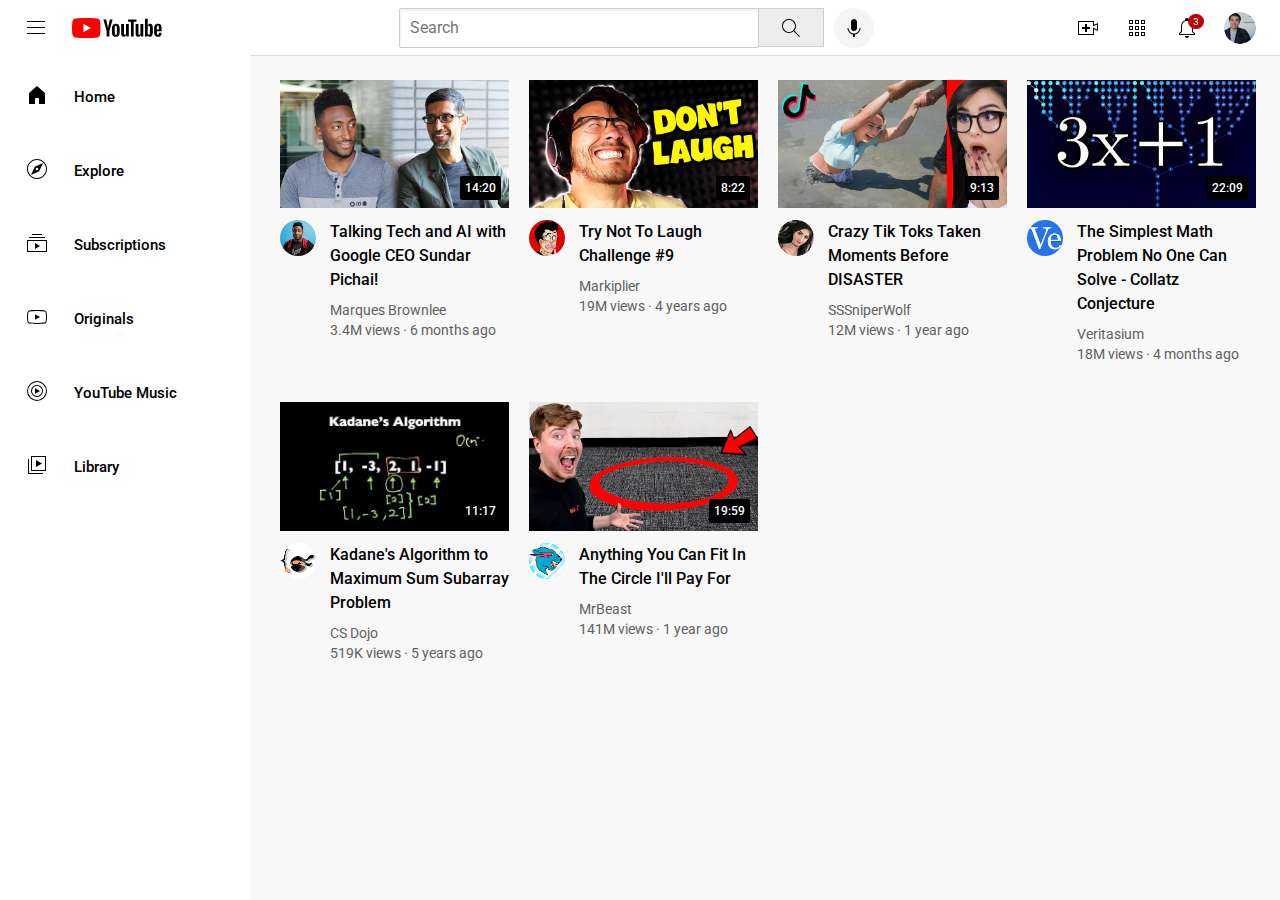
<file: index.html>
<!DOCTYPE html>
<html>
    <head>
        <title>YouTube.com CLone</title>
        <link rel="preconnect" href="https://fonts.googleapis.com">
        <link rel="preconnect" href="https://fonts.gstatic.com" crossorigin>
        <link href="https://fonts.googleapis.com/css2?family=Roboto:wght@400;500;700&display=swap" rel="stylesheet">

        <link rel="stylesheet" href="style/general.css">
        <link rel="stylesheet" href="style/header.css">
        <link rel="stylesheet" href="style/video.css">
        <link rel="stylesheet" href="style/sidebar.css">
    </head>
    <body>
        <header class="header"> <!--HEADER-->
            <div class="left-section">
                <img class="humburger-menu" src="icoms/hamburger-menu.svg">
                <img class="youtube-logo" src="icoms/youtube-logo.svg">
            </div>
            <div class="middle-section">
                <input class="search-bar" type="text" placeholder="Search">
             <button class="search-button">
                <img class="search-icon" src="icoms/search.svg">
                <div class="tooltip">Search</div>
             </button>
             <button class="voice-button">
                <img class="voice-icon" src="icoms/voice-search-icon.svg">
                <div class="tooltip">Search with your voice</div>
             </button>
            </div>
            <div class="right-section">
                <div class="upload-icon-container">
                    <img class="upload-icon" src="icoms/upload.svg">
                    <div class="tooltip">Create</div>
                </div>
                <div class="youtube-apps-container">
                    <img class="youtube-apps-icon" src="icoms/youtube-apps.svg">
                    <div class="tooltip">YouTube apps</div>
                </div>
                <div class="notifications-box">
                    <img class="notifications-icon" src="icoms/notifications.svg">
                    <div class="notifications-numbers">
                        3
                    </div>
                    <div class="tooltip">Notifications</div>
                </div>
                <img class="current-user-picture" src="channel-pic/my-channel.jpeg">
            </div>
        </header>

        <nav class="Sidebar">
            <div class="sidebar-link">
                <img src="icoms/home.svg">
                <div>Home</div>
            </div>
            <div class="sidebar-link">
                <img src="icoms/explore.svg">
                <div>Explore</div>
            </div>
            <div class="sidebar-link">
                <img src="icoms/subscriptions.svg">
                <div>Subscriptions</div>
            </div>
            <div class="sidebar-link">
                <img src="icoms/originals.svg">
                <div>Originals</div>
            </div>
            <div class="sidebar-link">
                <img src="icoms/youtube-music.svg">
                <div>YouTube Music</div>
            </div>
            <div class="sidebar-link">
                <img src="icoms/library.svg">
                <div>Library</div>
            </div>
        </nav>

        <main><!--MAIN PART-->
            <section class="video-grid">
                <div class="video-preview">
                    <div class="thumbnail-row">
                        <a href="https://youtu.be/n2RNcPRtAiY?si=keP1Dikv-14I1-va" target="_blank">
                            <img class="thumbnail" src="thumbnails/thumbnail-1.webp">
                        </a>
                        <div class="youtube-video-time">
                            14:20
                        </div>
                    </div>
                    <div class="video-info-grid">
                            <div class="channel-cons">
                                <img class="profile-pic" src="channel-pic/channel-1.jpeg">
                                <div class="profile-link">
                                    <img class="profile-pic" src="channel-pic/channel-1.jpeg">
                                    <div>
                                        <p class="profile-name">Marques Brownlee</p>
                                        <p class="profile-subs">15M subcribers</p>
                                    </div>
                                </div>
                            </div>
                        <div class="video-info">
                            <p class="video-title">
                                Talking Tech and AI with Google CEO Sundar Pichai!
                            </p>
                            <p class="video-author">
                                Marques Brownlee
                            </p>
                            <p class="video-stats">
                                3.4M views · 6 months ago
                            </p>
                        </div>
                    </div>
                </div>
        
                <div class="video-preview">
                    <div class="thumbnail-row">
                        <a href="https://youtu.be/mP0RAo9SKZk?si=vDCCfLQD-DN8PM_a" target="_blank">
                            <img class="thumbnail" src="thumbnails/thumbnail-2.webp">
                        </a>
                        <div class="youtube-video-time">
                            8:22
                        </div>
                    </div>
                    <div class="video-info-grid">
                            <div class="channel-cons">
                                <img class="profile-pic" src="channel-pic/channel-2.jpeg">
                                <div class="profile-link">
                                    <img class="profile-pic" src="channel-pic/channel-2.jpeg">
                                    <div>
                                        <p class="profile-name">Markiplier</p>
                                        <p class="profile-subs">36.5M subcribers</p>
                                    </div>
                                </div>
                            </div>
                        <div class="video-stats2">
                            <p class="video-title">
                                Try Not To Laugh Challenge #9
                            </p>
                            <p class="video-author">
                                Markiplier
                            </p>
                            <p class="video-stats">
                                19M views · 4 years ago
                            </p>
                        </div>
                    </div>
                </div>
        
                <div class="video-preview">
                    <div class="thumbnail-row">
                        <a href="https://youtu.be/FgjPQQeTh1w?si=KqN6FlRwo2xQ8nqm" target="_blank">
                            <img class="thumbnail" src="thumbnails/thumbnail-3.webp">
                        </a>
                        <div class="youtube-video-time">
                            9:13
                        </div>
                    </div>
                    <div class="video-info-grid">
                        <div class="channel-cons">
                                <img class="profile-pic" src="channel-pic/channel-3.jpeg">
                                <div class="profile-link">
                                    <img class="profile-pic" src="channel-pic/channel-3.jpeg">
                                    <div>
                                        <p class="profile-name">SSSniperWolf</p>
                                        <p class="profile-subs">34.3M subcribers</p>
                                    </div>
                                </div>
                            </div>
                        <div class="video-info">
                            <p class="video-title">
                                Crazy Tik Toks Taken Moments Before DISASTER
                            </p>
                            <p class="video-author">
                                SSSniperWolf
                            </p>
                            <p class="video-stats">
                                12M views · 1 year ago
                            </p>
                        </div>
                    </div>
                </div>
        
                <div class="video-preview">
                    <div class="thumbnail-row">
                        <a href="https://youtu.be/094y1Z2wpJg?si=oaupMmfX0-zonKL3" target="_blank">
                            <img class="thumbnail" src="thumbnails/thumbnail-4.webp">
                        </a>
                        <div class="youtube-video-time">
                            22:09
                        </div>
                    </div>
                    <div class="video-info-grid">
                        <div class="channel-cons">
                            <img class="profile-pic" src="channel-pic/channel-4.jpeg">
                            <div class="profile-link">
                                <img class="profile-pic" src="channel-pic/channel-4.jpeg">
                                <div>
                                    <p class="profile-name">Veritasium</p>
                                    <p class="profile-subs">14.9M subcribers</p>
                                </div>
                            </div>
                        </div>
                        <div class="video-stats2">
                            <p class="video-title">
                                The Simplest Math Problem No One Can Solve - Collatz Conjecture
                            </p>
                            <p class="video-author">
                                Veritasium
                            </p>
                            <p class="video-stats">
                                18M views · 4 months ago
                            </p>
                        </div>
                    </div>
                </div>
        
                <div class="video-preview">
                    <div class="thumbnail-row">
                        <a href="https://youtu.be/86CQq3pKSUw?si=CJAt2C2hC_5JOCz3" target="_blank">
                            <img class="thumbnail" src="thumbnails/thumbnail-5.webp">
                        </a>
                        <div class="youtube-video-time">
                            11:17
                        </div>
                    </div>
                    <div class="video-info-grid">
                        <div class="channel-cons">
                            <img class="profile-pic" src="channel-pic/channel-5.jpeg">
                            <div class="profile-link">
                                <img class="profile-pic" src="channel-pic/channel-5.jpeg">
                                <div>
                                    <p class="profile-name">CS Dojo</p>
                                    <p class="profile-subs">1.93M subcribers</p>
                                </div>
                            </div>
                        </div>
                        <div class="video-info">
                            <p class="video-title">
                                Kadane's Algorithm to Maximum Sum Subarray Problem
                            </p>
                            <p class="video-author">
                                CS Dojo
                            </p>
                            <p class="video-stats">
                                519K views · 5 years ago
                            </p>
                        </div>
                    </div>
                </div>
        
                <div class="video-preview">
                    <div class="thumbnail-row">
                        <a href="https://youtu.be/yXWw0_UfSFg?si=k1dt5OjSW3wi8_--" target="_blank">
                            <img class="thumbnail" src="thumbnails/thumbnail-6.webp">
                        </a>
                        <div class="youtube-video-time">
                            19:59
                        </div>
                    </div>
                    <div class="video-info-grid">
                        <div class="channel-cons">
                            <img class="profile-pic" src="channel-pic/channel-6.jpeg">
                            <div class="profile-link">
                                <img class="profile-pic" src="channel-pic/channel-6.jpeg">
                                <div>
                                    <p class="profile-name">MrBeast</p>
                                    <p class="profile-subs">239M subcribers</p>
                                </div>
                            </div>
                        </div>
                        <div class="video-stats2">
                            <p class="video-title">
                                Anything You Can Fit In The Circle I'll Pay For
                            </p>
                            <p class="video-author">
                                MrBeast
                            </p>
                            <p class="video-stats">
                                141M views · 1 year ago
                            </p>
                        </div>
                    </div>
                </div>
            </section>
        </main>
    </body>
</html>
</file>
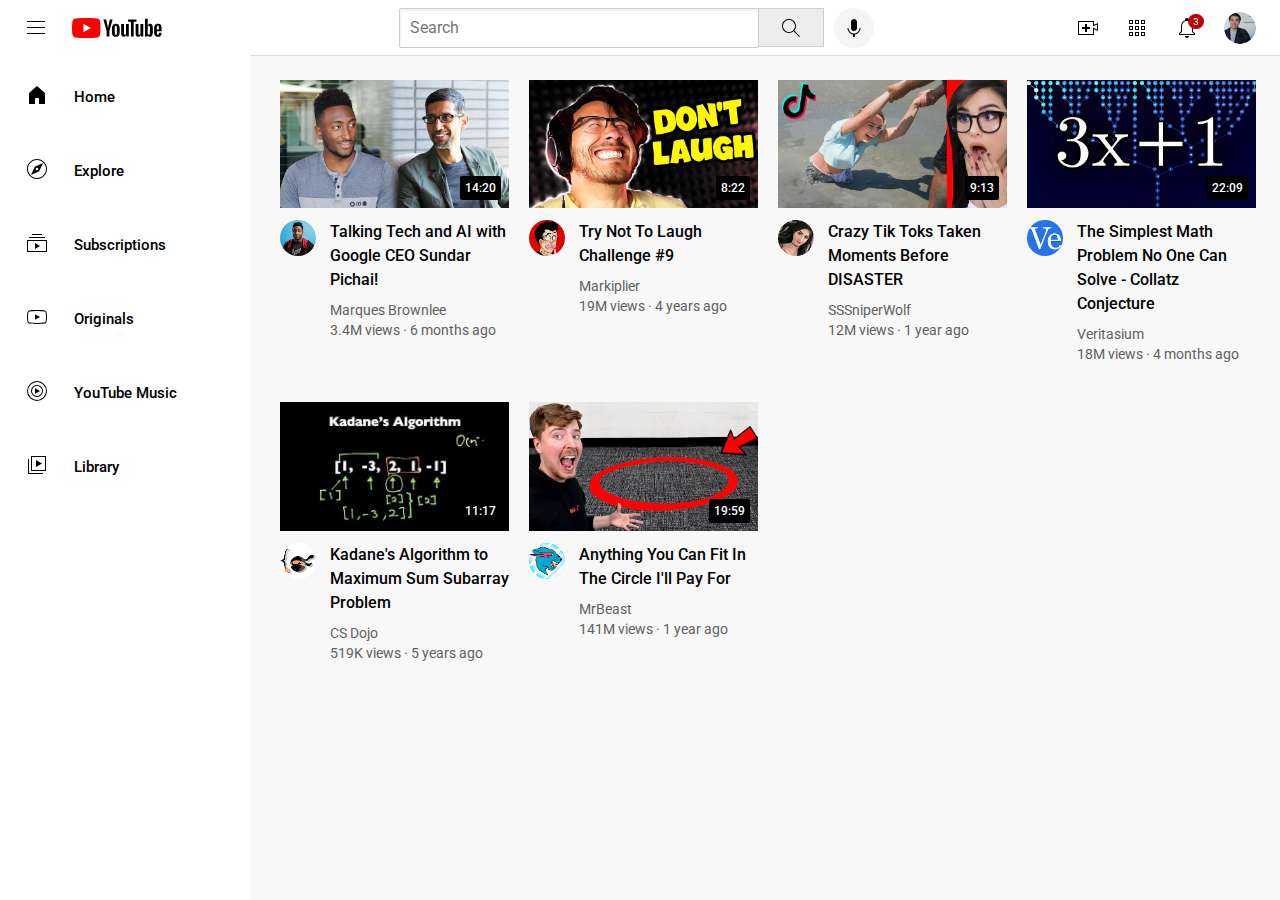
<file: youtube.html>
<!DOCTYPE html>
<html>
    <head>
        <title>YouTube.com CLone</title>
        <link rel="preconnect" href="https://fonts.googleapis.com">
        <link rel="preconnect" href="https://fonts.gstatic.com" crossorigin>
        <link href="https://fonts.googleapis.com/css2?family=Roboto:wght@400;500;700&display=swap" rel="stylesheet">

        <link rel="stylesheet" href="style/general.css">
        <link rel="stylesheet" href="style/header.css">
        <link rel="stylesheet" href="style/video.css">
        <link rel="stylesheet" href="style/sidebar.css">
    </head>
    <body>
        <header class="header"> <!--HEADER-->
            <div class="left-section">
                <img class="humburger-menu" src="icoms/hamburger-menu.svg">
                <img class="youtube-logo" src="icoms/youtube-logo.svg">
            </div>
            <div class="middle-section">
                <input class="search-bar" type="text" placeholder="Search">
             <button class="search-button">
                <img class="search-icon" src="icoms/search.svg">
                <div class="tooltip">Search</div>
             </button>
             <button class="voice-button">
                <img class="voice-icon" src="icoms/voice-search-icon.svg">
                <div class="tooltip">Search with your voice</div>
             </button>
            </div>
            <div class="right-section">
                <div class="upload-icon-container">
                    <img class="upload-icon" src="icoms/upload.svg">
                    <div class="tooltip">Create</div>
                </div>
                <div class="youtube-apps-container">
                    <img class="youtube-apps-icon" src="icoms/youtube-apps.svg">
                    <div class="tooltip">YouTube apps</div>
                </div>
                <div class="notifications-box">
                    <img class="notifications-icon" src="icoms/notifications.svg">
                    <div class="notifications-numbers">
                        3
                    </div>
                    <div class="tooltip">Notifications</div>
                </div>
                <img class="current-user-picture" src="channel-pic/my-channel.jpeg">
            </div>
        </header>

        <nav class="Sidebar">
            <div class="sidebar-link">
                <img src="icoms/home.svg">
                <div>Home</div>
            </div>
            <div class="sidebar-link">
                <img src="icoms/explore.svg">
                <div>Explore</div>
            </div>
            <div class="sidebar-link">
                <img src="icoms/subscriptions.svg">
                <div>Subscriptions</div>
            </div>
            <div class="sidebar-link">
                <img src="icoms/originals.svg">
                <div>Originals</div>
            </div>
            <div class="sidebar-link">
                <img src="icoms/youtube-music.svg">
                <div>YouTube Music</div>
            </div>
            <div class="sidebar-link">
                <img src="icoms/library.svg">
                <div>Library</div>
            </div>
        </nav>

        <main><!--MAIN PART-->
            <section class="video-grid">
                <div class="video-preview">
                    <div class="thumbnail-row">
                        <a href="https://youtu.be/n2RNcPRtAiY?si=keP1Dikv-14I1-va" target="_blank">
                            <img class="thumbnail" src="thumbnails/thumbnail-1.webp">
                        </a>
                        <div class="youtube-video-time">
                            14:20
                        </div>
                    </div>
                    <div class="video-info-grid">
                            <div class="channel-cons">
                                <img class="profile-pic" src="channel-pic/channel-1.jpeg">
                                <div class="profile-link">
                                    <img class="profile-pic" src="channel-pic/channel-1.jpeg">
                                    <div>
                                        <p class="profile-name">Marques Brownlee</p>
                                        <p class="profile-subs">15M subcribers</p>
                                    </div>
                                </div>
                            </div>
                        <div class="video-info">
                            <p class="video-title">
                                Talking Tech and AI with Google CEO Sundar Pichai!
                            </p>
                            <p class="video-author">
                                Marques Brownlee
                            </p>
                            <p class="video-stats">
                                3.4M views · 6 months ago
                            </p>
                        </div>
                    </div>
                </div>
        
                <div class="video-preview">
                    <div class="thumbnail-row">
                        <a href="https://youtu.be/mP0RAo9SKZk?si=vDCCfLQD-DN8PM_a" target="_blank">
                            <img class="thumbnail" src="thumbnails/thumbnail-2.webp">
                        </a>
                        <div class="youtube-video-time">
                            8:22
                        </div>
                    </div>
                    <div class="video-info-grid">
                            <div class="channel-cons">
                                <img class="profile-pic" src="channel-pic/channel-2.jpeg">
                                <div class="profile-link">
                                    <img class="profile-pic" src="channel-pic/channel-2.jpeg">
                                    <div>
                                        <p class="profile-name">Markiplier</p>
                                        <p class="profile-subs">36.5M subcribers</p>
                                    </div>
                                </div>
                            </div>
                        <div class="video-stats2">
                            <p class="video-title">
                                Try Not To Laugh Challenge #9
                            </p>
                            <p class="video-author">
                                Markiplier
                            </p>
                            <p class="video-stats">
                                19M views · 4 years ago
                            </p>
                        </div>
                    </div>
                </div>
        
                <div class="video-preview">
                    <div class="thumbnail-row">
                        <a href="https://youtu.be/FgjPQQeTh1w?si=KqN6FlRwo2xQ8nqm" target="_blank">
                            <img class="thumbnail" src="thumbnails/thumbnail-3.webp">
                        </a>
                        <div class="youtube-video-time">
                            9:13
                        </div>
                    </div>
                    <div class="video-info-grid">
                        <div class="channel-cons">
                                <img class="profile-pic" src="channel-pic/channel-3.jpeg">
                                <div class="profile-link">
                                    <img class="profile-pic" src="channel-pic/channel-3.jpeg">
                                    <div>
                                        <p class="profile-name">SSSniperWolf</p>
                                        <p class="profile-subs">34.3M subcribers</p>
                                    </div>
                                </div>
                            </div>
                        <div class="video-info">
                            <p class="video-title">
                                Crazy Tik Toks Taken Moments Before DISASTER
                            </p>
                            <p class="video-author">
                                SSSniperWolf
                            </p>
                            <p class="video-stats">
                                12M views · 1 year ago
                            </p>
                        </div>
                    </div>
                </div>
        
                <div class="video-preview">
                    <div class="thumbnail-row">
                        <a href="https://youtu.be/094y1Z2wpJg?si=oaupMmfX0-zonKL3" target="_blank">
                            <img class="thumbnail" src="thumbnails/thumbnail-4.webp">
                        </a>
                        <div class="youtube-video-time">
                            22:09
                        </div>
                    </div>
                    <div class="video-info-grid">
                        <div class="channel-cons">
                            <img class="profile-pic" src="channel-pic/channel-4.jpeg">
                            <div class="profile-link">
                                <img class="profile-pic" src="channel-pic/channel-4.jpeg">
                                <div>
                                    <p class="profile-name">Veritasium</p>
                                    <p class="profile-subs">14.9M subcribers</p>
                                </div>
                            </div>
                        </div>
                        <div class="video-stats2">
                            <p class="video-title">
                                The Simplest Math Problem No One Can Solve - Collatz Conjecture
                            </p>
                            <p class="video-author">
                                Veritasium
                            </p>
                            <p class="video-stats">
                                18M views · 4 months ago
                            </p>
                        </div>
                    </div>
                </div>
        
                <div class="video-preview">
                    <div class="thumbnail-row">
                        <a href="https://youtu.be/86CQq3pKSUw?si=CJAt2C2hC_5JOCz3" target="_blank">
                            <img class="thumbnail" src="thumbnails/thumbnail-5.webp">
                        </a>
                        <div class="youtube-video-time">
                            11:17
                        </div>
                    </div>
                    <div class="video-info-grid">
                        <div class="channel-cons">
                            <img class="profile-pic" src="channel-pic/channel-5.jpeg">
                            <div class="profile-link">
                                <img class="profile-pic" src="channel-pic/channel-5.jpeg">
                                <div>
                                    <p class="profile-name">CS Dojo</p>
                                    <p class="profile-subs">1.93M subcribers</p>
                                </div>
                            </div>
                        </div>
                        <div class="video-info">
                            <p class="video-title">
                                Kadane's Algorithm to Maximum Sum Subarray Problem
                            </p>
                            <p class="video-author">
                                CS Dojo
                            </p>
                            <p class="video-stats">
                                519K views · 5 years ago
                            </p>
                        </div>
                    </div>
                </div>
        
                <div class="video-preview">
                    <div class="thumbnail-row">
                        <a href="https://youtu.be/yXWw0_UfSFg?si=k1dt5OjSW3wi8_--" target="_blank">
                            <img class="thumbnail" src="thumbnails/thumbnail-6.webp">
                        </a>
                        <div class="youtube-video-time">
                            19:59
                        </div>
                    </div>
                    <div class="video-info-grid">
                        <div class="channel-cons">
                            <img class="profile-pic" src="channel-pic/channel-6.jpeg">
                            <div class="profile-link">
                                <img class="profile-pic" src="channel-pic/channel-6.jpeg">
                                <div>
                                    <p class="profile-name">MrBeast</p>
                                    <p class="profile-subs">239M subcribers</p>
                                </div>
                            </div>
                        </div>
                        <div class="video-stats2">
                            <p class="video-title">
                                Anything You Can Fit In The Circle I'll Pay For
                            </p>
                            <p class="video-author">
                                MrBeast
                            </p>
                            <p class="video-stats">
                                141M views · 1 year ago
                            </p>
                        </div>
                    </div>
                </div>
            </section>
        </main>
    </body>
</html>
</file>
<file: style/general.css>
p {
    margin-top: 0;
    margin-bottom: 0;
}

body {
    /* This style below will be inherited*/
    font-family: Roboto, Arial;
    margin: 0;
    padding-top: 80px;
    padding-left: 96px;
    padding-right: 24px;
    background-color:  rgb(248, 248, 248);
}
</file>
<file: style/header.css>
.header {
    height: 55px;
    display: flex;
    flex-direction: row;
    justify-content: space-between;
    background-color: white;
    position: fixed;
    top: 0;
    left: 0;
    right: 0;
    border-bottom-width: 1px;
    border-bottom-style: solid;
    border-bottom-color: rgb(218, 218, 218);
    z-index: 100;
 }

 .left-section {
    align-items: center;
    display: flex;
 }

 .middle-section {
    flex: 1;
    margin-left: 70px;
    margin-right: 35px;
    max-width: 475px;
    display: flex;
    align-items: center; 
 }

 .search-button {
   position: relative;
   height: 39px;
   width: 66px;
   background-color: rgb(237, 237, 237);
   border-width: 1px;
   border-style: solid;
   border-color: rgb(205, 205, 205);
   margin: -1px;
   margin-right: 10px;
 }

 .search-button .tooltip,
  .voice-button .tooltip,
  .upload-icon-container .tooltip,
  .youtube-apps-container .tooltip,
  .notifications-box .tooltip {
    font-family: Roboto, Arial;
    position: absolute;
    background-color: gray;
    color: white;
    padding: 4px 8px 4px 8px;
    border-radius: 2px;
    font-size: 12px;
    bottom: -30px;
    opacity: 0;
    transition: opacity 0.15s;
    pointer-events: none;
    white-space: nowrap;
 }

 .search-button, .voice-button, .upload-icon-container, .youtube-apps-container, .notifications-box{
  display: flex;
  justify-content: center;
  align-items: center;
  position: relative;
  cursor: pointer;
 }

 .search-button:hover .tooltip, 
 .voice-button:hover .tooltip,
 .upload-icon-container:hover .tooltip,
 .youtube-apps-container:hover .tooltip,
 .notifications-box:hover .tooltip {
    opacity: 1;
 }

 .search-icon {
   height: 24px;
 }

 .voice-button {
   height: 40px;
   width: 40px;
   border-radius: 20px;
   border-style: none;
   background-color: rgb(245, 245, 245);
 }

 .voice-icon {
   height: 24px;
 }

 .search-bar {
   flex: 1;
   height: 36px;
   padding-left: 10px;
   font-size: 16px;
   border: 1px solid rgb(205, 205, 205);
   border-radius: 2px;
   box-shadow: inset 1px 2px 3px rgba(0, 0, 0, 0.05);
   width: 0;
 }

 .search-bar::placeholder {
   font-family: Roboto, Arial;
   font-size: 16px;
 }

 .right-section {
    width: 180px;
    display: flex;
    margin-right: 24px;
    align-items: center; 
    justify-content: space-between;
    flex-shrink: 0;
 }

 .humburger-menu {
   height: 24px;
   margin-left: 24px;
   margin-right: 24px;
 }

 .youtube-logo {
   height: 20px
 }

 .upload-icon {
   height: 24px;
 }

 .youtube-apps-icon{
   height: 24px;
 }

 .notifications-icon {
   height: 24px;
 }

 .notifications-box {
  position: relative;
 }

 .notifications-numbers {
  position: absolute;
  background-color: rgb(184, 4, 4);
  color: white;
  top: -2px;
  right: -5px;
  font-family: Roboto, Arial;
  font-size: 10px;
  padding: 2px 5px 2px 5px;
  border-radius: 10px;
 }
 
 .current-user-picture {
   height: 32px;
   border-radius: 16px;
   cursor: pointer;
 }
</file>
<file: style/video.css>
.thumbnail {
    width: 100%;
}

.video-info-grid {
    display: grid;
    grid-template-columns: 50px 1fr;
}

.profile-pic, .profile-pic2 {
    width: 36px;
    border-radius: 50px;
    cursor: pointer;
}

.video-title {
    margin-top: 0;
    font-size: 14px;
    font-weight: 500;
    line-height: 20px;
    margin-bottom: 10px;
}

.thumbnail-row {
    margin-bottom: 8px;
    position: relative;
}

.video-author, .video-stats {
    font-size: 12px;
    color: rgb(96, 96, 96);
}

.video-author {
    margin-bottom: 4px;
}

.video-grid {
    display: grid;
    grid-template-columns: 1fr 1fr 1fr;
    column-gap: 20px;
    row-gap: 40px;
}

@media (max-width: 750px) {
    .video-grid {
        grid-template-columns: 1fr 1fr;
    }
}

@media (min-width: 751px) and (max-width: 999px) {
    .video-grid {
        grid-template-columns: 1fr 1fr 1fr;
    }
}

@media (min-width: 1000px) {
    .video-grid {
        grid-template-columns: 1fr 1fr 1fr 1fr;
    }
}

@media (min-width: 1000px) {
    .video-title {
        font-size: 16px;
        line-height: 24px;
    }
}

@media (min-width: 1000px) {
    .video-author, .video-stats {
        font-size: 14px;
    }
}

.youtube-video-time {
    position: absolute;
    background-color: black;
    color: white;
    font-size: 12px;
    font-weight: 500;
    bottom: 12px;
    right: 8px;
    padding: 5px;
    border-radius: 2px;
}

.channel-cons {
    position: relative;
    width: 36px;
    height: 35px;
}

.profile-link {
    position: absolute;
    display: flex;
    flex-direction: row;
    align-items: center;
    background-color: white;
    width: 200px;
    border-radius: 6px;
    box-shadow: 0 0 8px rgba(128, 128, 128, 0.5);
    line-height: 25px;
    padding: 10px;
    bottom: -70px;
    right: -210px;
    z-index: 100;
    opacity: 0;
    pointer-events: none;
    transition: opacity 0.15s;
}

.channel-cons:hover .profile-link{
    opacity: 1;
}

.profile-link img{
    margin-right: 10px;
    height: 40px;
    width: 40px;
}

.profile-name {
    font-weight: 500;
    font-size: 15px;
}

.profile-subs {
    color: gray;
    font-size: 12px;
}
</file>
<file: style/sidebar.css>
@media (max-width: 1200px) {
  .Sidebar {
    position: fixed;
    left: 0;
    bottom: 0;
    top: 55px;
    width: 72px;
    background-color: white;
    z-index: 200;
    padding-top: 5px;
 }

 .sidebar-link {
   height: 74px;
   display: flex;
   justify-content: center;
   align-items: center;
   flex-direction: column;
   cursor: pointer;
 }

 .sidebar-link:hover {
   background-color: rgb(228, 228, 228);
 }

 .sidebar-link img {
   height: 24px;
   margin-bottom: 4px;
 }

 .sidebar-link div{
   font-size: 10px;
   font-weight: 500;
 }
 } 

 @media (min-width: 1200.1px) {
  .Sidebar {
    position: fixed;
    left: 0;
    bottom: 0;
    top: 55px;
    width: 250px;
    background-color: white;
    z-index: 200;
    padding-top: 5px;
 }

 .sidebar-link {
   height: 74px;
   display: flex;
   justify-content: start;
   align-items: center;
   flex-direction: row;
   cursor: pointer;
 }

 .sidebar-link:hover {
   background-color: rgb(228, 228, 228);
 }

 .sidebar-link img {
   height: 24px;
   margin-bottom: 4px;
   margin-right: 25px;
   margin-left: 25px;
 }

 .sidebar-link div{
   font-size: 15px;
   font-weight: 500;
 }

 body {
  /* This style below will be inherited*/
  padding-top: 80px;
  padding-left: 280px;
}
 }
</file>
